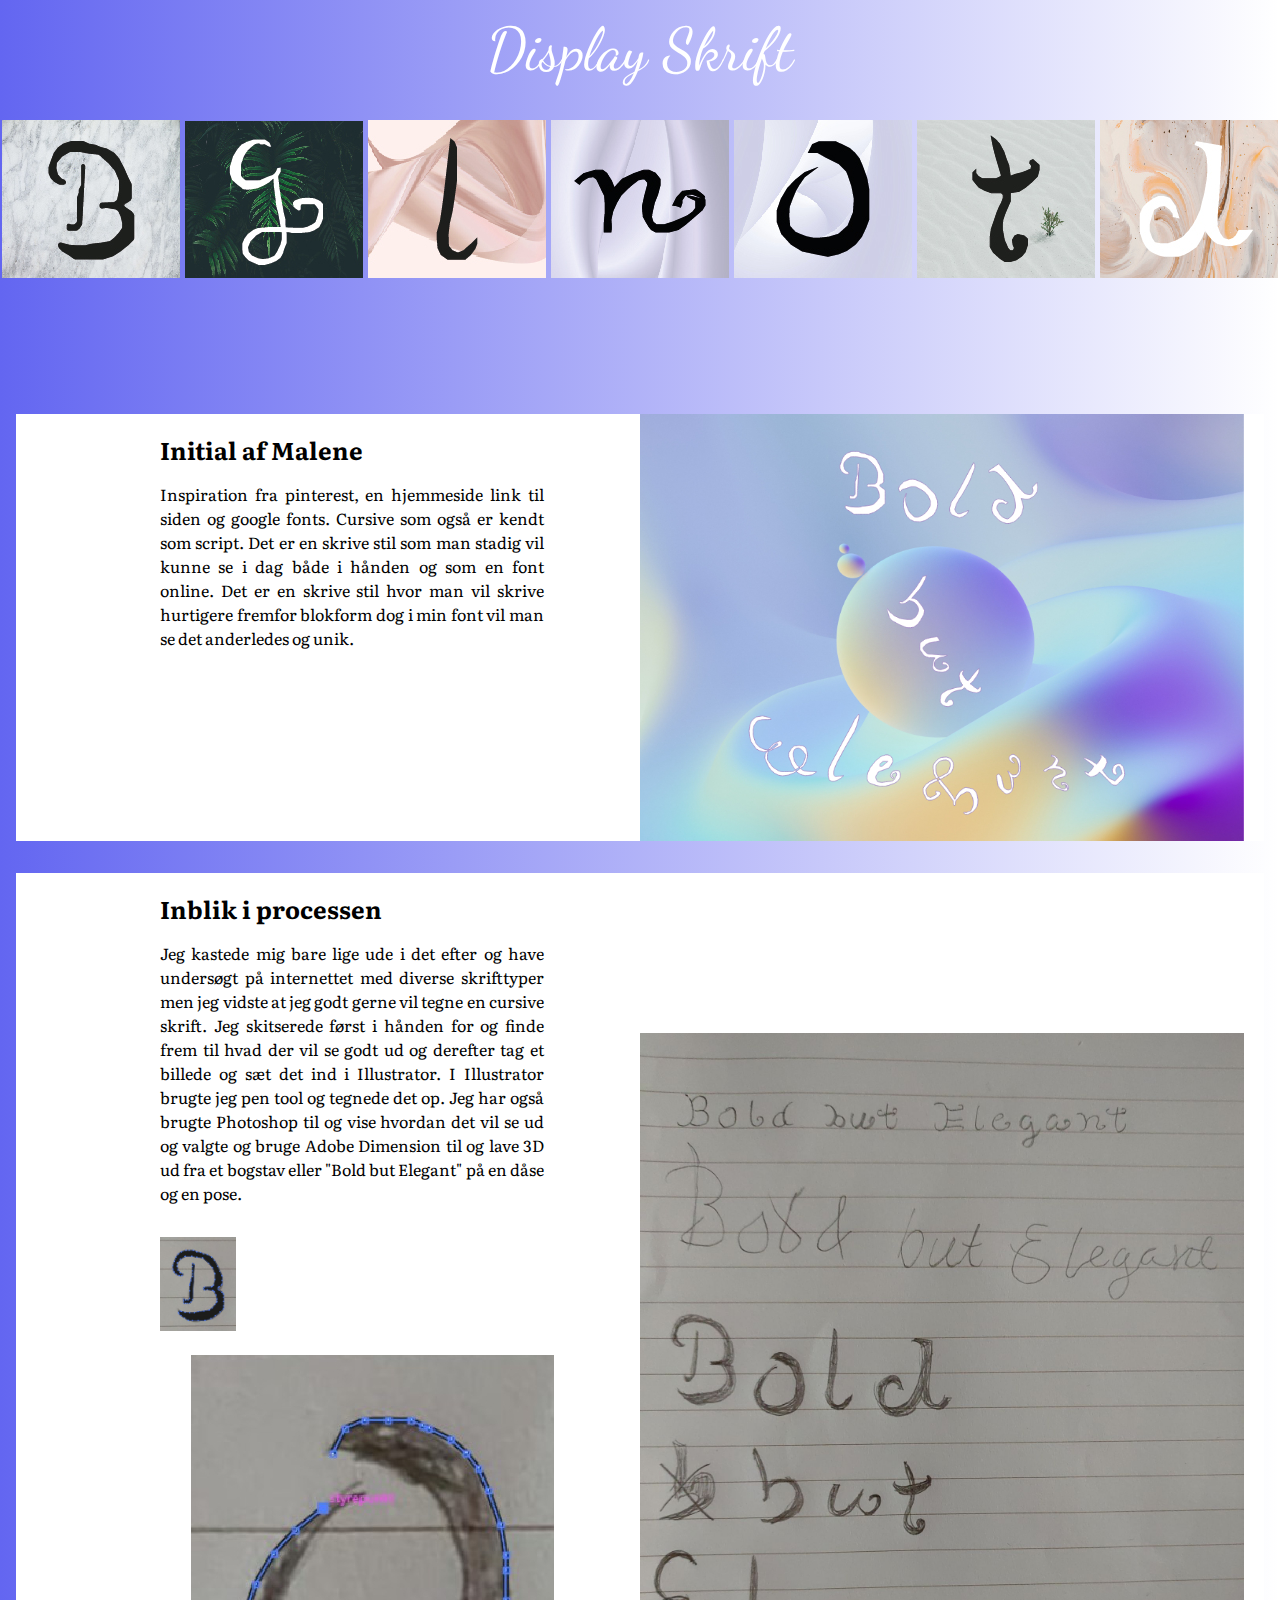
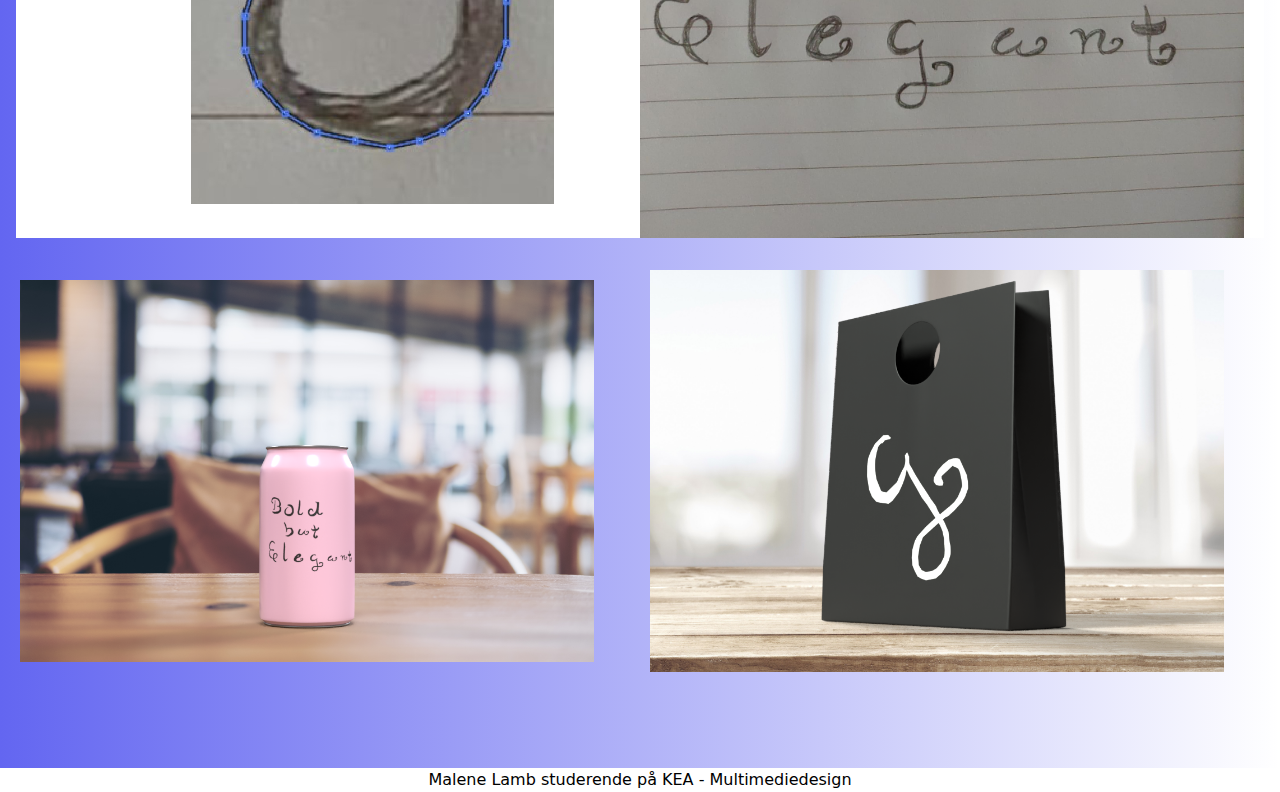
<file: index.html>
<!DOCTYPE html>
<html lang="en">
  <head>
    <meta charset="UTF-8" />
    <link rel="icon" type="image/svg+xml" href="/vite.svg" />
    <meta name="viewport" content="width=device-width, initial-scale=1.0" />
   
    <link rel="preconnect" href="https://fonts.googleapis.com">
    <link rel="preconnect" href="https://fonts.gstatic.com" crossorigin>
    <link href="https://fonts.googleapis.com/css2?family=Dancing+Script:wght@600&family=Literata:opsz,wght@7..72,400;7..72,600&display=swap" rel="stylesheet">
    <title>Initial - Koncept</title>
    <script type="module" crossorigin src="./assets/main.ae54f498.js"></script>
    <link rel="stylesheet" href="./assets/index.969a70bf.css">
  </head>
  <body class="bg-gradient-to-r from-indigo-500 ">
    <header>
     
    </header>
  <h1 class="grid place-items-center pt-5 text-6xl font-dancingscript text-white">Display Skrift</h1>

 
   
  <section class="grid md:grid-cols-7 place-items-center pt-10">
    
    <div class=""><img class="" src="img/bogstav_b.jpg" alt="Bogstav b" /></div>
    <div class=""><img class="" src="img/bogstav_g.jpg" alt="Bogstav g" /></div>
    <div class=""><img class="" src="img/bogstav_l.jpg" alt="Bogstav l" /></div>
    <div class=""><img class="" src="img/bogstav_n.jpg" alt="Bogstav n" /></div>
    <div class=""><img class="" src="img/bogstav_o.jpg" alt="Bogstav o" /></div>
    <div class=""><img class="" src="img/bogstav_t.jpg" alt="Bogstav t" /></div>
    <div class=""><img class="" src="img/bogstav_d.jpg" alt="Bogstav d" /></div>
 
  </section>
<br>
    <section id="sektion" class="mx-4 sm:grid sm:place-items-center mb-8 pt-28">
     
      <div class="sm:grid sm:grid-cols-2 bg-white">
        <div class="md:pl-36">


      <h1 class="text-2xl mb-4  sm:mr-8 pt-5 font-literata font-bold">Initial af Malene</h1>

      <div class="w-4/5">
        <p class="mb-8 sm:text-justify font-literata">Inspiration fra pinterest, en hjemmeside <a href="https://thechateau.tv/">link til siden</a> og google fonts. Cursive som også er kendt som script. Det er en skrive stil som man stadig vil kunne se i dag både i hånden og som en font online. Det er en skrive stil hvor man vil skrive hurtigere fremfor blokform dog i min font vil man se det anderledes og unik.
       </p>
      </div>
    </div>
    <div>

      <div class="grid place-items-center  ">
        <img class="object-center md:pr-5" src="img/billede_one.jpg" alt="Process_one" />
      </div>
  </div>
  </div>
  </section>


  <section id="sektion" class="mx-4 sm:grid sm:place-items-center mb-8">
     
    <div class="sm:grid sm:grid-cols-2 bg-white">
      <div class="md:pl-36">

        <h1 class="text-2xl mb-4 sm:mr-8 pt-5 font-literata font-bold">Inblik i processen</h1>
        <div class="w-4/5">
           <p class="mb-8 sm:text-justify font-literata">Jeg kastede mig bare lige ude i det efter og have undersøgt på internettet med diverse skrifttyper men jeg vidste at jeg godt gerne vil tegne en cursive skrift. Jeg skitserede først i hånden for og finde frem til hvad der vil se godt ud og derefter tag et billede og sæt det ind i Illustrator. I Illustrator brugte jeg pen tool og tegnede det op. Jeg har også brugte Photoshop til og vise hvordan det vil se ud og valgte og bruge Adobe Dimension til og lave 3D ud fra et bogstav eller "Bold but Elegant" på en dåse og en pose.
           </p>
        </div>
  
        <div class="grid place-items-center md:pr-96 ">
          <img class="object-center md:pr-5" src="img/process_pen_tool.jpg" alt="Process_one" />
        </div>

<br>


        <div class="grid place-items-center md:pr-14">
          <img class="object-center " src="img/process_pen_tool_four.jpg" alt="Process_four" />
        </div>




     </div>

     
     <div class="sm:pt-40">

        <div class="grid place-items-center md:pr-5 ">
          <img class="object-center" src="img/skrift_tegning.jpg" alt="Skrift Tegning" />
        </div>
        

  </div>
</div>



</section>



<section class="md:grid md:grid-cols-2 md:place-items-center md:pl-5">
    
  <div class="md:pr-14">
    <img class="object-center " src="img/can-snapshot.png" alt="can" />
  </div>
  <div class="md:pr-14">
    <img class="object-center " src="img/bag-snapshot.png" alt="bag" />
  </div>

  </section>



    
    
    <footer class="mt-24 bg-white">
      <div class="grid place-items-center ">
          Malene Lamb studerende på KEA - Multimediedesign 
      </div>
    </footer>
  </body>
</html>
</file>
<file: assets/index.969a70bf.css>
*,:before,:after{box-sizing:border-box;border-width:0;border-style:solid;border-color:#e5e7eb}:before,:after{--tw-content: ""}html{line-height:1.5;-webkit-text-size-adjust:100%;-moz-tab-size:4;-o-tab-size:4;tab-size:4;font-family:ui-sans-serif,system-ui,-apple-system,BlinkMacSystemFont,Segoe UI,Roboto,Helvetica Neue,Arial,Noto Sans,sans-serif,"Apple Color Emoji","Segoe UI Emoji",Segoe UI Symbol,"Noto Color Emoji"}body{margin:0;line-height:inherit}hr{height:0;color:inherit;border-top-width:1px}abbr:where([title]){-webkit-text-decoration:underline dotted;text-decoration:underline dotted}h1,h2,h3,h4,h5,h6{font-size:inherit;font-weight:inherit}a{color:inherit;text-decoration:inherit}b,strong{font-weight:bolder}code,kbd,samp,pre{font-family:ui-monospace,SFMono-Regular,Menlo,Monaco,Consolas,Liberation Mono,Courier New,monospace;font-size:1em}small{font-size:80%}sub,sup{font-size:75%;line-height:0;position:relative;vertical-align:baseline}sub{bottom:-.25em}sup{top:-.5em}table{text-indent:0;border-color:inherit;border-collapse:collapse}button,input,optgroup,select,textarea{font-family:inherit;font-size:100%;font-weight:inherit;line-height:inherit;color:inherit;margin:0;padding:0}button,select{text-transform:none}button,[type=button],[type=reset],[type=submit]{-webkit-appearance:button;background-color:transparent;background-image:none}:-moz-focusring{outline:auto}:-moz-ui-invalid{box-shadow:none}progress{vertical-align:baseline}::-webkit-inner-spin-button,::-webkit-outer-spin-button{height:auto}[type=search]{-webkit-appearance:textfield;outline-offset:-2px}::-webkit-search-decoration{-webkit-appearance:none}::-webkit-file-upload-button{-webkit-appearance:button;font:inherit}summary{display:list-item}blockquote,dl,dd,h1,h2,h3,h4,h5,h6,hr,figure,p,pre{margin:0}fieldset{margin:0;padding:0}legend{padding:0}ol,ul,menu{list-style:none;margin:0;padding:0}textarea{resize:vertical}input::-moz-placeholder,textarea::-moz-placeholder{opacity:1;color:#9ca3af}input::placeholder,textarea::placeholder{opacity:1;color:#9ca3af}button,[role=button]{cursor:pointer}:disabled{cursor:default}img,svg,video,canvas,audio,iframe,embed,object{display:block;vertical-align:middle}img,video{max-width:100%;height:auto}[type=text],[type=email],[type=url],[type=password],[type=number],[type=date],[type=datetime-local],[type=month],[type=search],[type=tel],[type=time],[type=week],[multiple],textarea,select{-webkit-appearance:none;-moz-appearance:none;appearance:none;background-color:#fff;border-color:#6b7280;border-width:1px;border-radius:0;padding:.5rem .75rem;font-size:1rem;line-height:1.5rem;--tw-shadow: 0 0 #0000}[type=text]:focus,[type=email]:focus,[type=url]:focus,[type=password]:focus,[type=number]:focus,[type=date]:focus,[type=datetime-local]:focus,[type=month]:focus,[type=search]:focus,[type=tel]:focus,[type=time]:focus,[type=week]:focus,[multiple]:focus,textarea:focus,select:focus{outline:2px solid transparent;outline-offset:2px;--tw-ring-inset: var(--tw-empty, );--tw-ring-offset-width: 0px;--tw-ring-offset-color: #fff;--tw-ring-color: #2563eb;--tw-ring-offset-shadow: var(--tw-ring-inset) 0 0 0 var(--tw-ring-offset-width) var(--tw-ring-offset-color);--tw-ring-shadow: var(--tw-ring-inset) 0 0 0 calc(1px + var(--tw-ring-offset-width)) var(--tw-ring-color);box-shadow:var(--tw-ring-offset-shadow),var(--tw-ring-shadow),var(--tw-shadow);border-color:#2563eb}input::-moz-placeholder,textarea::-moz-placeholder{color:#6b7280;opacity:1}input::placeholder,textarea::placeholder{color:#6b7280;opacity:1}::-webkit-datetime-edit-fields-wrapper{padding:0}::-webkit-date-and-time-value{min-height:1.5em}::-webkit-datetime-edit,::-webkit-datetime-edit-year-field,::-webkit-datetime-edit-month-field,::-webkit-datetime-edit-day-field,::-webkit-datetime-edit-hour-field,::-webkit-datetime-edit-minute-field,::-webkit-datetime-edit-second-field,::-webkit-datetime-edit-millisecond-field,::-webkit-datetime-edit-meridiem-field{padding-top:0;padding-bottom:0}select{background-image:url("data:image/svg+xml,%3csvg xmlns='http://www.w3.org/2000/svg' fill='none' viewBox='0 0 20 20'%3e%3cpath stroke='%236b7280' stroke-linecap='round' stroke-linejoin='round' stroke-width='1.5' d='M6 8l4 4 4-4'/%3e%3c/svg%3e");background-position:right .5rem center;background-repeat:no-repeat;background-size:1.5em 1.5em;padding-right:2.5rem;-webkit-print-color-adjust:exact;color-adjust:exact;print-color-adjust:exact}[multiple]{background-image:initial;background-position:initial;background-repeat:unset;background-size:initial;padding-right:.75rem;-webkit-print-color-adjust:unset;color-adjust:unset;print-color-adjust:unset}[type=checkbox],[type=radio]{-webkit-appearance:none;-moz-appearance:none;appearance:none;padding:0;-webkit-print-color-adjust:exact;color-adjust:exact;print-color-adjust:exact;display:inline-block;vertical-align:middle;background-origin:border-box;-webkit-user-select:none;-moz-user-select:none;user-select:none;flex-shrink:0;height:1rem;width:1rem;color:#2563eb;background-color:#fff;border-color:#6b7280;border-width:1px;--tw-shadow: 0 0 #0000}[type=checkbox]{border-radius:0}[type=radio]{border-radius:100%}[type=checkbox]:focus,[type=radio]:focus{outline:2px solid transparent;outline-offset:2px;--tw-ring-inset: var(--tw-empty, );--tw-ring-offset-width: 2px;--tw-ring-offset-color: #fff;--tw-ring-color: #2563eb;--tw-ring-offset-shadow: var(--tw-ring-inset) 0 0 0 var(--tw-ring-offset-width) var(--tw-ring-offset-color);--tw-ring-shadow: var(--tw-ring-inset) 0 0 0 calc(2px + var(--tw-ring-offset-width)) var(--tw-ring-color);box-shadow:var(--tw-ring-offset-shadow),var(--tw-ring-shadow),var(--tw-shadow)}[type=checkbox]:checked,[type=radio]:checked{border-color:transparent;background-color:currentColor;background-size:100% 100%;background-position:center;background-repeat:no-repeat}[type=checkbox]:checked{background-image:url("data:image/svg+xml,%3csvg viewBox='0 0 16 16' fill='white' xmlns='http://www.w3.org/2000/svg'%3e%3cpath d='M12.207 4.793a1 1 0 010 1.414l-5 5a1 1 0 01-1.414 0l-2-2a1 1 0 011.414-1.414L6.5 9.086l4.293-4.293a1 1 0 011.414 0z'/%3e%3c/svg%3e")}[type=radio]:checked{background-image:url("data:image/svg+xml,%3csvg viewBox='0 0 16 16' fill='white' xmlns='http://www.w3.org/2000/svg'%3e%3ccircle cx='8' cy='8' r='3'/%3e%3c/svg%3e")}[type=checkbox]:checked:hover,[type=checkbox]:checked:focus,[type=radio]:checked:hover,[type=radio]:checked:focus{border-color:transparent;background-color:currentColor}[type=checkbox]:indeterminate{background-image:url("data:image/svg+xml,%3csvg xmlns='http://www.w3.org/2000/svg' fill='none' viewBox='0 0 16 16'%3e%3cpath stroke='white' stroke-linecap='round' stroke-linejoin='round' stroke-width='2' d='M4 8h8'/%3e%3c/svg%3e");border-color:transparent;background-color:currentColor;background-size:100% 100%;background-position:center;background-repeat:no-repeat}[type=checkbox]:indeterminate:hover,[type=checkbox]:indeterminate:focus{border-color:transparent;background-color:currentColor}[type=file]{background:unset;border-color:inherit;border-width:0;border-radius:0;padding:0;font-size:unset;line-height:inherit}[type=file]:focus{outline:1px solid ButtonText;outline:1px auto -webkit-focus-ring-color}*,:before,:after{--tw-border-spacing-x: 0;--tw-border-spacing-y: 0;--tw-translate-x: 0;--tw-translate-y: 0;--tw-rotate: 0;--tw-skew-x: 0;--tw-skew-y: 0;--tw-scale-x: 1;--tw-scale-y: 1;--tw-pan-x: ;--tw-pan-y: ;--tw-pinch-zoom: ;--tw-scroll-snap-strictness: proximity;--tw-ordinal: ;--tw-slashed-zero: ;--tw-numeric-figure: ;--tw-numeric-spacing: ;--tw-numeric-fraction: ;--tw-ring-inset: ;--tw-ring-offset-width: 0px;--tw-ring-offset-color: #fff;--tw-ring-color: rgb(59 130 246 / .5);--tw-ring-offset-shadow: 0 0 #0000;--tw-ring-shadow: 0 0 #0000;--tw-shadow: 0 0 #0000;--tw-shadow-colored: 0 0 #0000;--tw-blur: ;--tw-brightness: ;--tw-contrast: ;--tw-grayscale: ;--tw-hue-rotate: ;--tw-invert: ;--tw-saturate: ;--tw-sepia: ;--tw-drop-shadow: ;--tw-backdrop-blur: ;--tw-backdrop-brightness: ;--tw-backdrop-contrast: ;--tw-backdrop-grayscale: ;--tw-backdrop-hue-rotate: ;--tw-backdrop-invert: ;--tw-backdrop-opacity: ;--tw-backdrop-saturate: ;--tw-backdrop-sepia: }::-webkit-backdrop{--tw-border-spacing-x: 0;--tw-border-spacing-y: 0;--tw-translate-x: 0;--tw-translate-y: 0;--tw-rotate: 0;--tw-skew-x: 0;--tw-skew-y: 0;--tw-scale-x: 1;--tw-scale-y: 1;--tw-pan-x: ;--tw-pan-y: ;--tw-pinch-zoom: ;--tw-scroll-snap-strictness: proximity;--tw-ordinal: ;--tw-slashed-zero: ;--tw-numeric-figure: ;--tw-numeric-spacing: ;--tw-numeric-fraction: ;--tw-ring-inset: ;--tw-ring-offset-width: 0px;--tw-ring-offset-color: #fff;--tw-ring-color: rgb(59 130 246 / .5);--tw-ring-offset-shadow: 0 0 #0000;--tw-ring-shadow: 0 0 #0000;--tw-shadow: 0 0 #0000;--tw-shadow-colored: 0 0 #0000;--tw-blur: ;--tw-brightness: ;--tw-contrast: ;--tw-grayscale: ;--tw-hue-rotate: ;--tw-invert: ;--tw-saturate: ;--tw-sepia: ;--tw-drop-shadow: ;--tw-backdrop-blur: ;--tw-backdrop-brightness: ;--tw-backdrop-contrast: ;--tw-backdrop-grayscale: ;--tw-backdrop-hue-rotate: ;--tw-backdrop-invert: ;--tw-backdrop-opacity: ;--tw-backdrop-saturate: ;--tw-backdrop-sepia: }::backdrop{--tw-border-spacing-x: 0;--tw-border-spacing-y: 0;--tw-translate-x: 0;--tw-translate-y: 0;--tw-rotate: 0;--tw-skew-x: 0;--tw-skew-y: 0;--tw-scale-x: 1;--tw-scale-y: 1;--tw-pan-x: ;--tw-pan-y: ;--tw-pinch-zoom: ;--tw-scroll-snap-strictness: proximity;--tw-ordinal: ;--tw-slashed-zero: ;--tw-numeric-figure: ;--tw-numeric-spacing: ;--tw-numeric-fraction: ;--tw-ring-inset: ;--tw-ring-offset-width: 0px;--tw-ring-offset-color: #fff;--tw-ring-color: rgb(59 130 246 / .5);--tw-ring-offset-shadow: 0 0 #0000;--tw-ring-shadow: 0 0 #0000;--tw-shadow: 0 0 #0000;--tw-shadow-colored: 0 0 #0000;--tw-blur: ;--tw-brightness: ;--tw-contrast: ;--tw-grayscale: ;--tw-hue-rotate: ;--tw-invert: ;--tw-saturate: ;--tw-sepia: ;--tw-drop-shadow: ;--tw-backdrop-blur: ;--tw-backdrop-brightness: ;--tw-backdrop-contrast: ;--tw-backdrop-grayscale: ;--tw-backdrop-hue-rotate: ;--tw-backdrop-invert: ;--tw-backdrop-opacity: ;--tw-backdrop-saturate: ;--tw-backdrop-sepia: }.mx-4{margin-left:1rem;margin-right:1rem}.mb-8{margin-bottom:2rem}.mb-4{margin-bottom:1rem}.mt-24{margin-top:6rem}.grid{display:grid}.w-4\/5{width:80%}.place-items-center{place-items:center}.bg-white{--tw-bg-opacity: 1;background-color:rgb(255 255 255 / var(--tw-bg-opacity))}.bg-gradient-to-r{background-image:linear-gradient(to right,var(--tw-gradient-stops))}.from-indigo-500{--tw-gradient-from: #6366f1;--tw-gradient-to: rgb(99 102 241 / 0);--tw-gradient-stops: var(--tw-gradient-from), var(--tw-gradient-to)}.object-center{-o-object-position:center;object-position:center}.pt-5{padding-top:1.25rem}.pt-10{padding-top:2.5rem}.pt-28{padding-top:7rem}.font-dancingscript{font-family:Dancing Script,cursive}.font-literata{font-family:Literata,serif}.text-6xl{font-size:3.75rem;line-height:1}.text-2xl{font-size:1.5rem;line-height:2rem}.font-bold{font-weight:700}.text-white{--tw-text-opacity: 1;color:rgb(255 255 255 / var(--tw-text-opacity))}@media (min-width: 640px){.sm\:mr-8{margin-right:2rem}.sm\:grid{display:grid}.sm\:grid-cols-2{grid-template-columns:repeat(2,minmax(0,1fr))}.sm\:place-items-center{place-items:center}.sm\:pt-40{padding-top:10rem}.sm\:text-justify{text-align:justify}}@media (min-width: 768px){.md\:grid{display:grid}.md\:grid-cols-7{grid-template-columns:repeat(7,minmax(0,1fr))}.md\:grid-cols-2{grid-template-columns:repeat(2,minmax(0,1fr))}.md\:place-items-center{place-items:center}.md\:pl-36{padding-left:9rem}.md\:pr-5{padding-right:1.25rem}.md\:pr-96{padding-right:24rem}.md\:pr-14{padding-right:3.5rem}.md\:pl-5{padding-left:1.25rem}}
</file>
